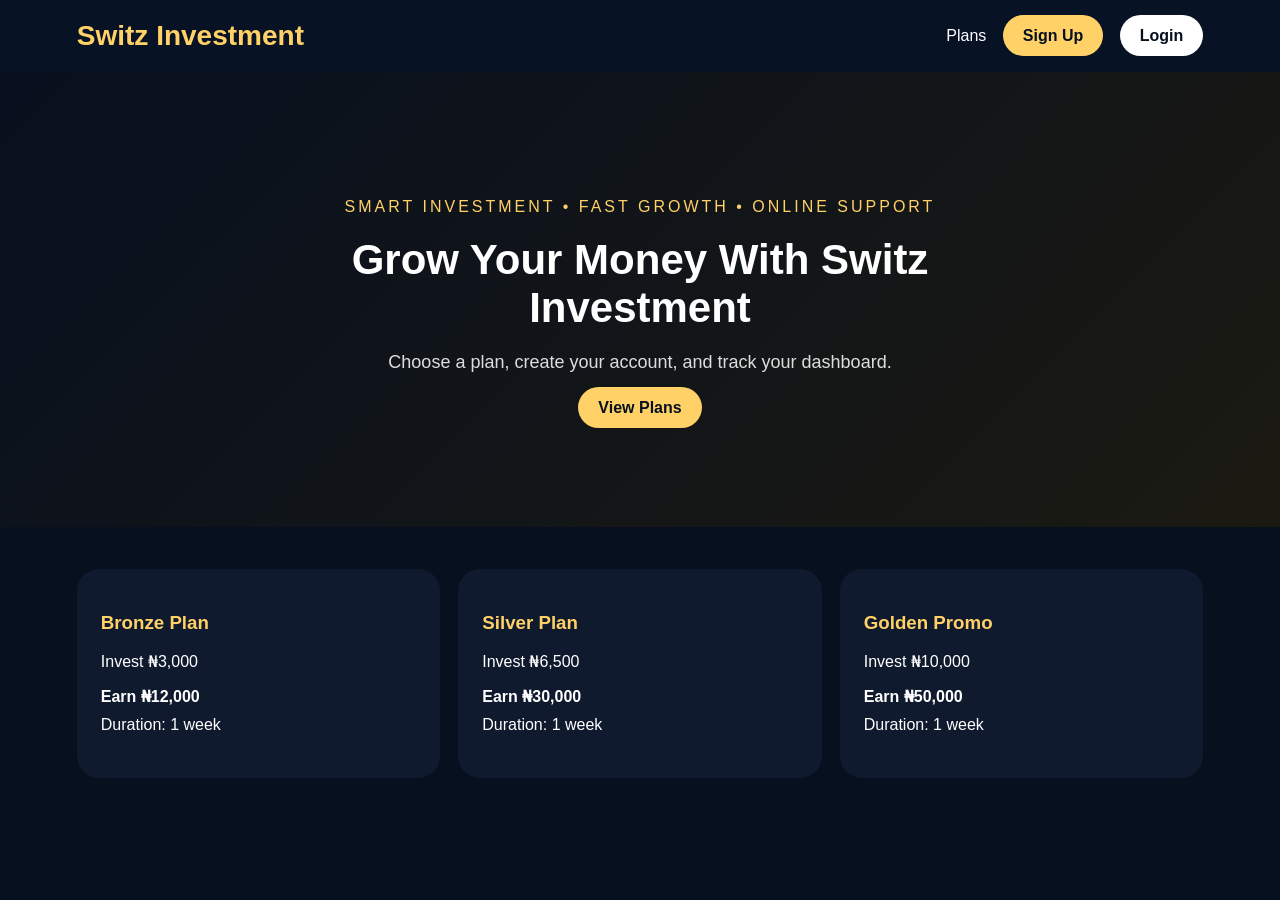
<file: index.html>
<!doctype html>
<html lang="en">
<head>
<meta charset="utf-8">
<meta name="viewport" content="width=device-width,initial-scale=1">
<title>Switz Investment</title>
<link rel="stylesheet" href="style.css">
</head>
<body class="home-page">
<header class="site-header">
  <div class="logo">Switz Investment</div>
  <nav>
    <a href="#plans">Plans</a>
    <a href="signup.html" class="pill">Sign Up</a>
    <a href="login.html" class="pill light">Login</a>
  </nav>
</header>
<section class="home-hero">
  <p>SMART INVESTMENT • FAST GROWTH • ONLINE SUPPORT</p>
  <h1>Grow Your Money With Switz Investment</h1>
  <span>Choose a plan, create your account, and track your dashboard.</span>
  <a href="#plans">View Plans</a>
</section>
<section id="plans" class="home-plans">
  <div><h3>Bronze Plan</h3><p>Invest ₦3,000</p><b>Earn ₦12,000</b><span>Duration: 1 week</span></div>
  <div><h3>Silver Plan</h3><p>Invest ₦6,500</p><b>Earn ₦30,000</b><span>Duration: 1 week</span></div>
  <div><h3>Golden Promo</h3><p>Invest ₦10,000</p><b>Earn ₦50,000</b><span>Duration: 1 week</span></div>
</section>
</body>
</html>
</file>
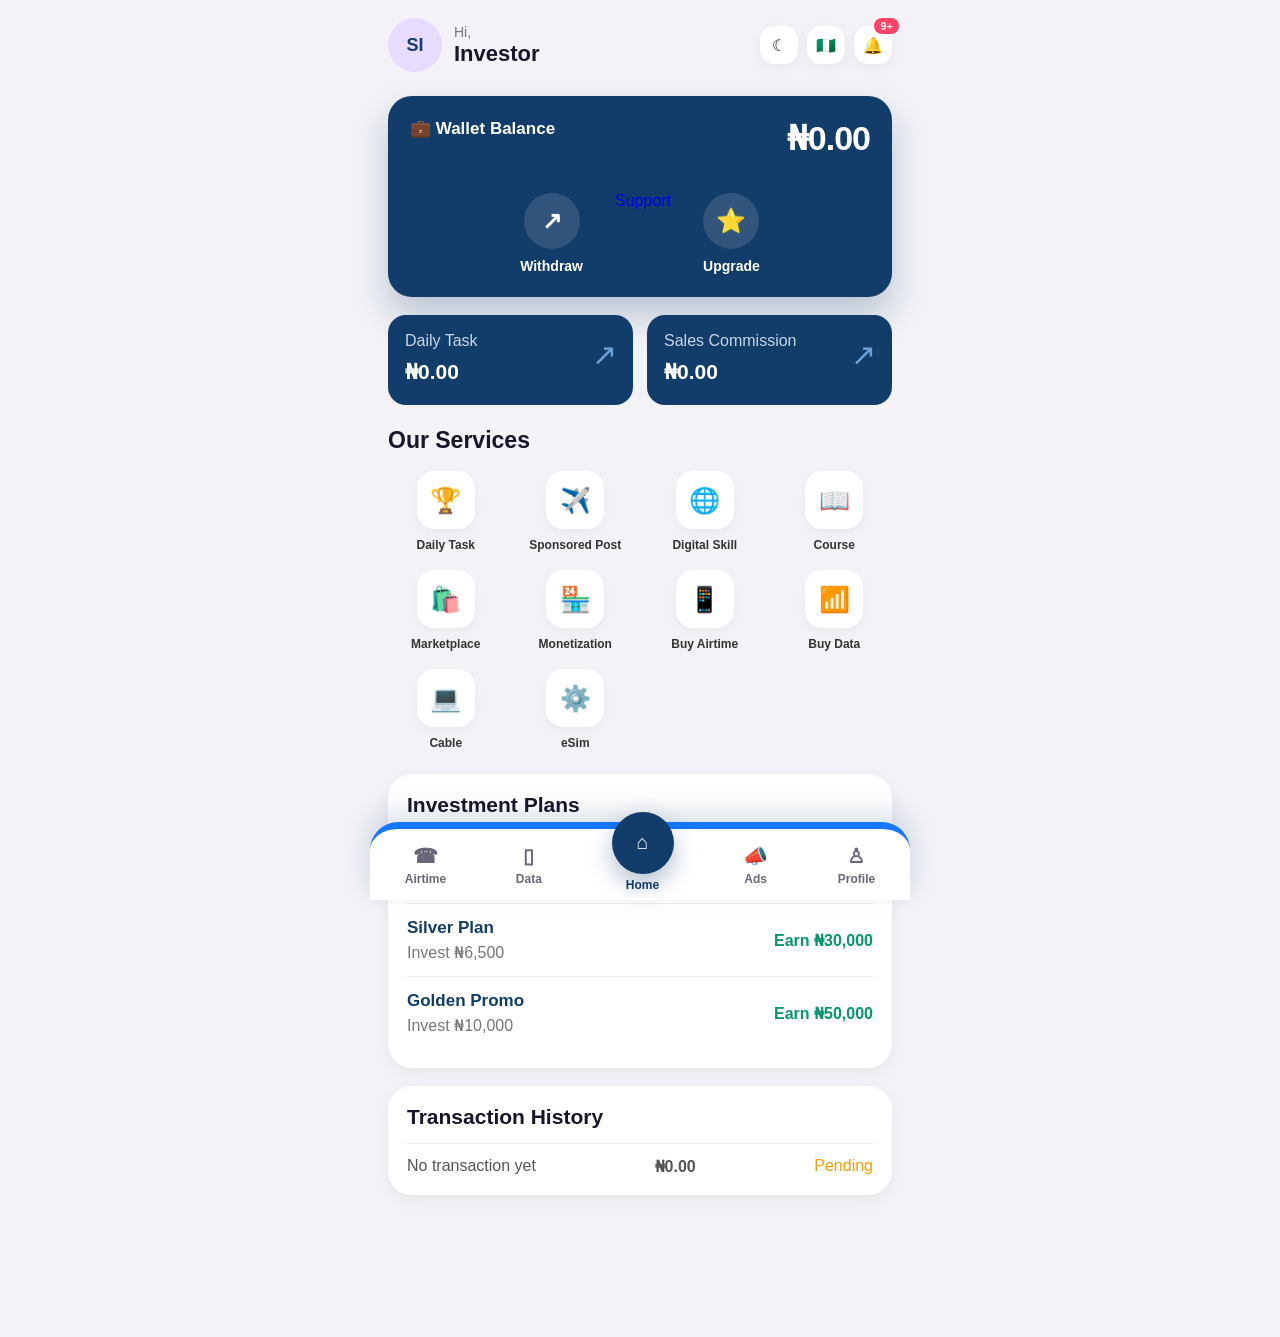
<file: dashboard.html>
<!doctype html>
<html lang="en">
<head>
<meta charset="utf-8">
<meta name="viewport" content="width=device-width,initial-scale=1">
<title>Dashboard</title>
<link rel="stylesheet" href="style.css">
</head>
<body class="dash-page">
<div class="app">
  <header class="dash-head">
    <div class="profile">
      <div class="avatar">SI</div>
      <div>
        <small>Hi,</small>
        <h1 id="profileName">Investor</h1>
      </div>
    </div>
    <div class="icons">
      <span>☾</span><span>🇳🇬</span><span class="notice">🔔<b>9+</b></span>
    </div>
  </header>

  <section class="wallet">
    <div class="wallet-top">
      <p>💼 Wallet Balance</p>
      <h2 id="balance">₦0.00</h2>
    </div>
    <div class="wallet-actions">
      <button><strong>↗</strong><span>Withdraw</span></button>
      <a href="https://t.me/Switzsupport" target="_blank">Support</a>
      <button><strong>⭐</strong><span>Upgrade</span></button>
    </div>
  </section>

  <section class="money-cards">
    <div><p>Daily Task</p><h3>₦0.00</h3><i>↗</i></div>
    <div><p>Sales Commission</p><h3>₦0.00</h3><i>↗</i></div>
  </section>

  <h2 class="title">Our Services</h2>
  <section class="services">
    <div><i>🏆</i><span>Daily Task</span></div>
    <div><i>✈️</i><span>Sponsored Post</span></div>
    <div><i>🌐</i><span>Digital Skill</span></div>
    <div><i>📖</i><span>Course</span></div>
    <div><i>🛍️</i><span>Marketplace</span></div>
    <div><i>🏪</i><span>Monetization</span></div>
    <div><i>📱</i><span>Buy Airtime</span></div>
    <div><i>📶</i><span>Buy Data</span></div>
    <div><i>💻</i><span>Cable</span></div>
    <div><i>⚙️</i><span>eSim</span></div>
  </section>

  <section class="plans-card">
    <h2>Investment Plans</h2>
    <div class="plan"><div><h3>Bronze Plan</h3><p>Invest ₦3,000</p></div><b>Earn ₦12,000</b></div>
    <div class="plan"><div><h3>Silver Plan</h3><p>Invest ₦6,500</p></div><b>Earn ₦30,000</b></div>
    <div class="plan"><div><h3>Golden Promo</h3><p>Invest ₦10,000</p></div><b>Earn ₦50,000</b></div>
  </section>

  <section class="transactions">
    <h2>Transaction History</h2>
    <div class="tx"><span>No transaction yet</span><b>₦0.00</b><em>Pending</em></div>
  </section>
</div>

<nav class="bottom">
  <a>☎<span>Airtime</span></a>
  <a>▯<span>Data</span></a>
  <a class="active">⌂<span>Home</span></a>
  <a>📣<span>Ads</span></a>
  <a onclick="logoutUser()">♙<span>Profile</span></a>
</nav>
<script src="app.js"></script>
</body>
</html>
</file>
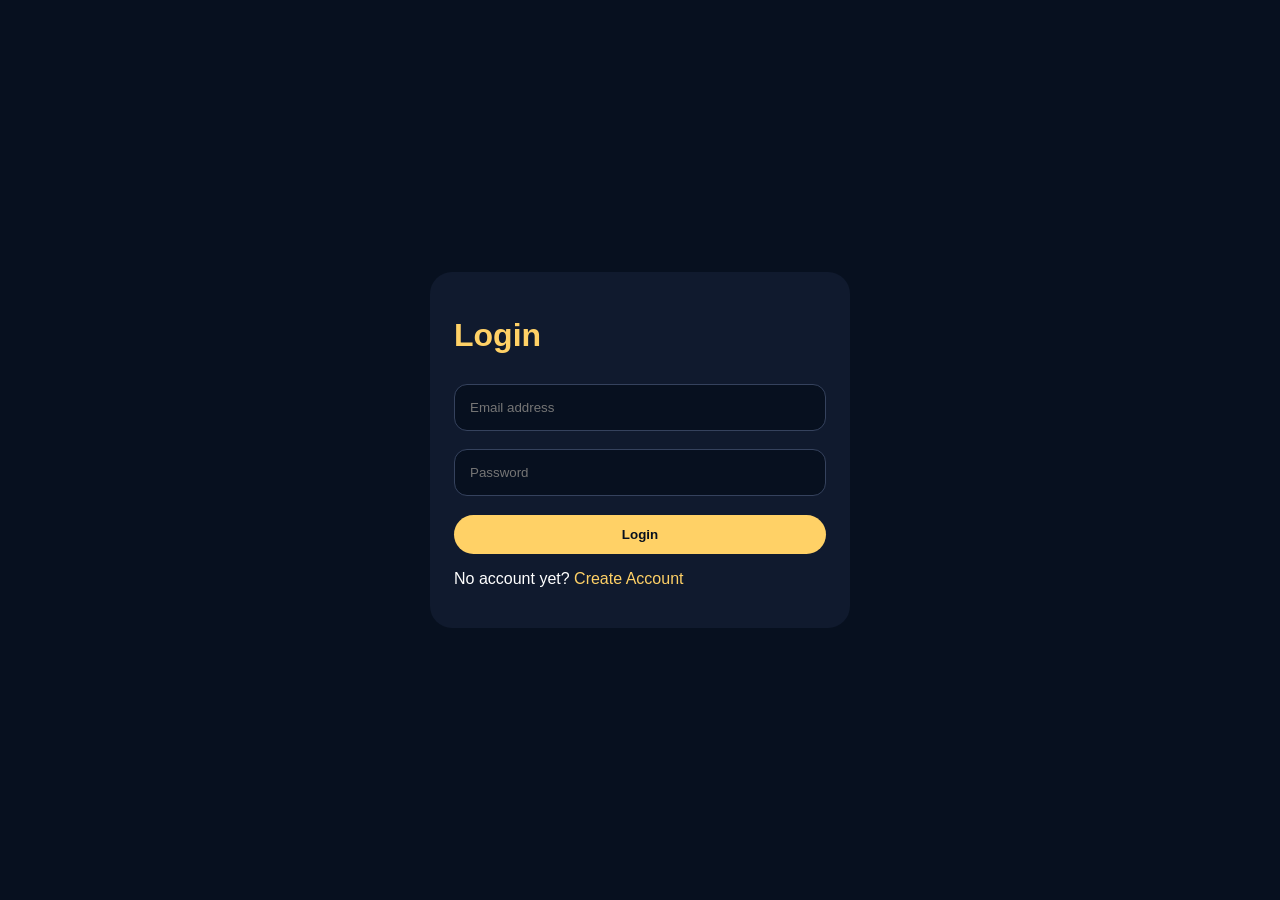
<file: login.html>
<!doctype html>
<html lang="en">
<head>
<meta charset="utf-8">
<meta name="viewport" content="width=device-width,initial-scale=1">
<title>Login</title>
<link rel="stylesheet" href="style.css">
</head>
<body class="auth-page">
<div class="auth-card">
  <h1>Login</h1>
  <input id="loginEmail" type="email" placeholder="Email address">
  <input id="loginPassword" type="password" placeholder="Password">
  <button onclick="loginUser()">Login</button>
  <p>No account yet? <a href="signup.html">Create Account</a></p>
</div>
<script src="app.js"></script>
</body>
</html>
</file>
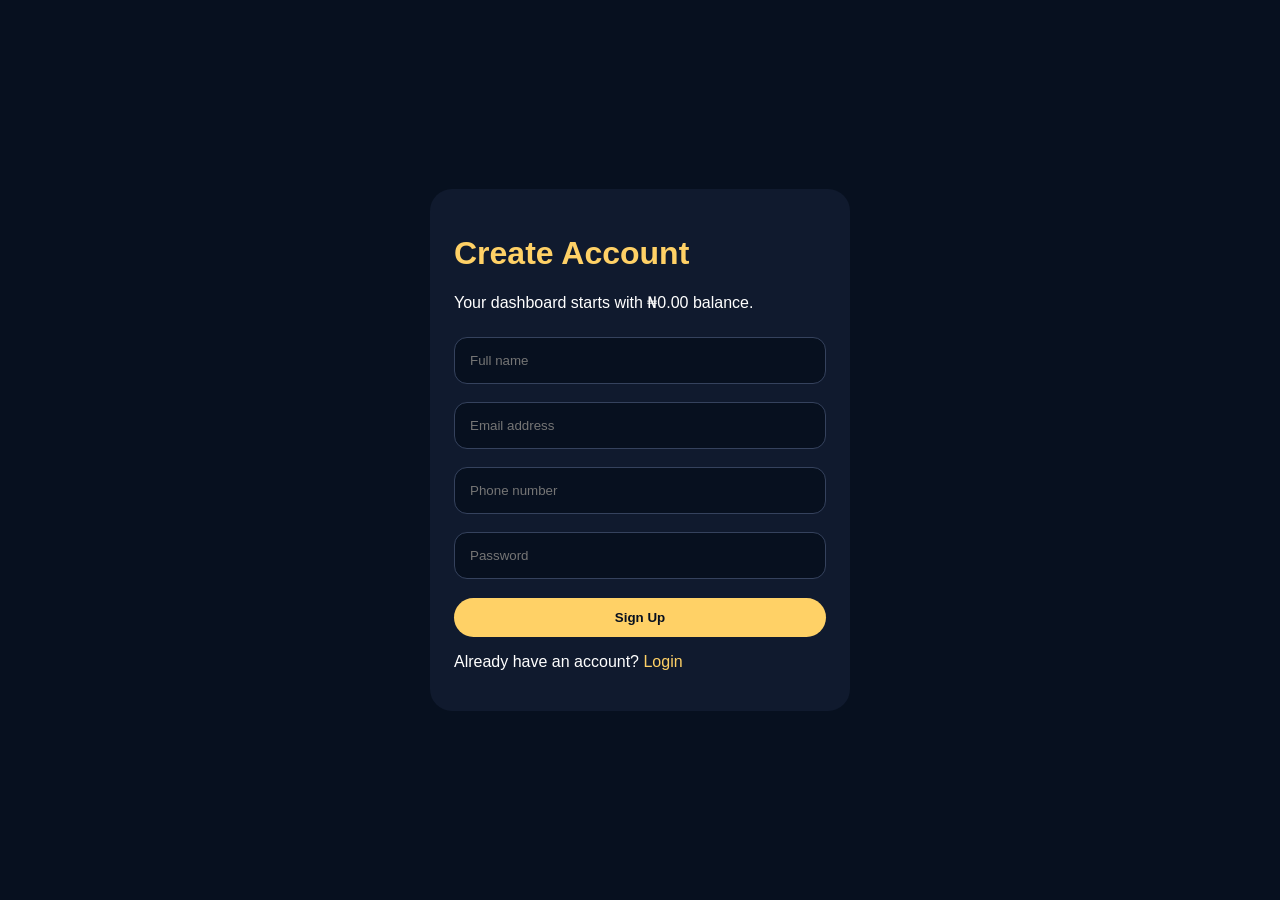
<file: signup.html>
<!doctype html>
<html lang="en">
<head>
<meta charset="utf-8">
<meta name="viewport" content="width=device-width,initial-scale=1">
<title>Sign Up</title>
<link rel="stylesheet" href="style.css">
</head>
<body class="auth-page">
<div class="auth-card">
  <h1>Create Account</h1>
  <p>Your dashboard starts with ₦0.00 balance.</p>
  <input id="fullName" placeholder="Full name">
  <input id="email" type="email" placeholder="Email address">
  <input id="phone" placeholder="Phone number">
  <input id="password" type="password" placeholder="Password">
  <button onclick="signupUser()">Sign Up</button>
  <p>Already have an account? <a href="login.html">Login</a></p>
</div>
<script src="app.js"></script>
</body>
</html>
</file>
<file: style.css>
*{box-sizing:border-box}html,body{margin:0;padding:0;font-family:Arial,Helvetica,sans-serif}a{text-decoration:none}.dash-page{background:#f2f2f7;color:#19152a;padding-bottom:96px}.app{max-width:540px;margin:0 auto;padding:18px 18px 28px}.dash-head{display:flex;justify-content:space-between;align-items:center;margin-bottom:24px}.profile{display:flex;align-items:center;gap:12px}.avatar{width:54px;height:54px;border-radius:50%;display:flex;align-items:center;justify-content:center;background:#e7dcff;color:#153d73;font-weight:900;font-size:18px}.profile small{display:block;color:#777;font-size:14px}.profile h1{margin:2px 0 0;font-size:22px;line-height:1.1}.icons{display:flex;align-items:center;gap:9px}.icons span{position:relative;width:38px;height:38px;border-radius:14px;background:#fff;display:flex;align-items:center;justify-content:center;box-shadow:0 4px 14px rgba(0,0,0,.05)}.notice b{position:absolute;right:-7px;top:-8px;background:#ff4068;color:#fff;border-radius:14px;padding:2px 6px;font-size:11px}.wallet{background:#123c69;color:#fff;border-radius:24px;padding:22px;box-shadow:0 18px 34px rgba(18,60,105,.25);margin-bottom:18px}.wallet-top{display:flex;justify-content:space-between;align-items:flex-start}.wallet-top p{margin:0;font-size:17px;font-weight:700}.wallet-top h2{margin:0;font-size:34px;letter-spacing:-1px}.wallet-actions{display:flex;justify-content:center;gap:26px;margin-top:34px}.wallet-actions button{border:0;background:transparent;color:#fff;display:flex;flex-direction:column;align-items:center;gap:9px;font-weight:700}.wallet-actions strong{width:56px;height:56px;border-radius:50%;display:flex;align-items:center;justify-content:center;background:rgba(255,255,255,.13);font-size:24px}.wallet-actions span{font-size:14px}.money-cards{display:grid;grid-template-columns:1fr 1fr;gap:14px;margin-bottom:22px}.money-cards div{background:#123c69;color:#fff;border-radius:18px;padding:17px;position:relative;min-height:90px}.money-cards p{margin:0 0 10px;color:#c8d7e7}.money-cards h3{margin:0;font-size:21px}.money-cards i{position:absolute;right:16px;top:22px;color:#6da2d8;font-size:30px;font-style:normal}.title{font-size:23px;margin:0 0 17px}.services{display:grid;grid-template-columns:repeat(4,1fr);gap:18px 14px;margin-bottom:24px}.services div{text-align:center;font-size:12px;font-weight:700;color:#333}.services i{width:58px;height:58px;border-radius:17px;background:#fff;display:flex;align-items:center;justify-content:center;font-style:normal;font-size:25px;margin:0 auto 9px;color:#123c69;box-shadow:0 4px 12px rgba(0,0,0,.04)}.services span{display:block}.plans-card,.transactions{background:#fff;border-radius:24px;padding:19px;margin-bottom:18px;box-shadow:0 6px 18px rgba(0,0,0,.05)}.plans-card h2,.transactions h2{font-size:21px;margin:0 0 14px}.plan{display:flex;justify-content:space-between;gap:10px;align-items:center;border-bottom:1px solid #eee;padding:14px 0}.plan:last-child{border-bottom:0}.plan h3{margin:0;color:#123c69;font-size:17px}.plan p{margin:5px 0 0;color:#777}.plan b{color:#07966d;text-align:right}.tx{display:flex;justify-content:space-between;gap:8px;color:#555;border-top:1px solid #eee;padding-top:13px}.tx em{font-style:normal;color:#f59f00}.bottom{position:fixed;left:0;right:0;bottom:0;margin:0 auto;max-width:540px;height:78px;background:#fff;border-radius:28px 28px 0 0;border-top:7px solid #1677ff;display:flex;justify-content:space-around;align-items:center;box-shadow:0 -10px 28px rgba(18,60,105,.16);z-index:20}.bottom a{color:#696879;display:flex;flex-direction:column;align-items:center;gap:4px;font-size:20px;font-weight:700}.bottom span{font-size:12px}.bottom .active{width:62px;height:62px;border-radius:50%;background:#123c69;color:#fff;justify-content:center;transform:translateY(-22px);box-shadow:0 10px 25px rgba(18,60,105,.32)}.bottom .active span{position:absolute;top:66px;color:#123c69}.home-page,.auth-page{background:#07101f;color:#fff}.site-header{display:flex;justify-content:space-between;align-items:center;background:#081225;padding:20px 6%}.logo{color:#ffd166;font-size:28px;font-weight:900}.site-header a{color:#fff;margin-left:12px}.pill,.home-hero a,.home-plans a,.auth-card button{background:#ffd166!important;color:#07101f!important;padding:12px 20px;border-radius:28px;font-weight:900}.light{background:#fff!important}.home-hero{text-align:center;padding:110px 7%;background:linear-gradient(135deg,#08101f,#1b1a12)}.home-hero p{color:#ffd166;letter-spacing:3px}.home-hero h1{font-size:42px;margin:20px auto;max-width:780px}.home-hero span{display:block;color:#ddd;margin-bottom:26px;font-size:18px}.home-plans{display:grid;grid-template-columns:repeat(auto-fit,minmax(240px,1fr));gap:18px;padding:42px 6%}.home-plans div,.auth-card{background:#101a2e;border-radius:22px;padding:24px}.home-plans h3{color:#ffd166}.home-plans span{display:block;margin:10px 0 20px}.auth-page{min-height:100vh;display:flex;align-items:center;justify-content:center;padding:22px}.auth-card{width:100%;max-width:420px}.auth-card h1{color:#ffd166}.auth-card input{width:100%;padding:15px;margin:9px 0;border:1px solid #35425d;border-radius:13px;background:#07101f;color:#fff}.auth-card button{border:0;width:100%;margin-top:10px}.auth-card a{color:#ffd166}@media(max-width:390px){.app{padding:14px}.wallet-top h2{font-size:29px}.wallet-actions{gap:16px}.wallet-actions strong{width:50px;height:50px}.services{gap:14px 9px}.services i{width:52px;height:52px}.site-header{display:block}.site-header nav{margin-top:14px}.home-hero h1{font-size:34px}}
</file>
